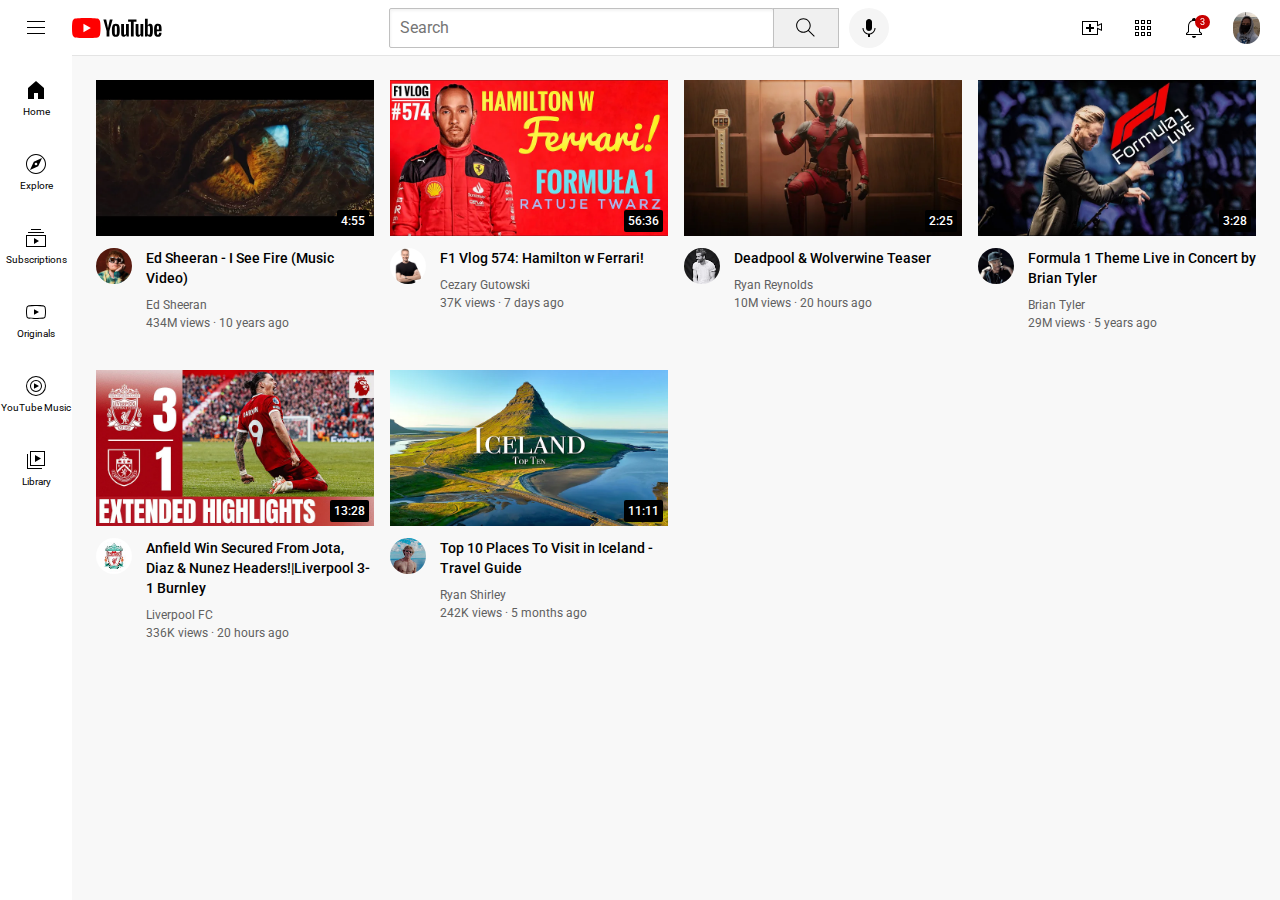
<file: index.html>
<!DOCTYPE html>
<html lang="pl">

<head>
  <meta charset="UTF-8">
  <meta name="viewport" content="width=device-width, initial-scale=1.0">
  <title>YouTube.com Clone</title>

  <link rel="preconnect" href="https://fonts.googleapis.com">
  <link rel="preconnect" href="https://fonts.gstatic.com" crossorigin>
  <link href="https://fonts.googleapis.com/css2?family=Roboto:wght@400;500;700&display=swap" rel="stylesheet">
  <link rel="stylesheet" href="styles/header.css">
  <link rel="stylesheet" href="styles/general.css">
  <link rel="stylesheet" href="styles/video.css">
  <link rel="stylesheet" href="styles/sidebar.css">
</head>

<body>

  <div class="header">
    <div class="left-section">
      <img class="hamburger-menu" src="icons/hamburger-menu.svg">
      <img class="youtube-logo" src="icons/youtube-logo.svg">
    </div>

    <div class="middle-section">
      <input class="search-bar" type="text" placeholder="Search">
      <button class="search-button">
        <img class="search-icon" src="icons/search.svg">
        <div class="tooltip">Search</div>
      </button>
      <button class="voice-search-button">
        <img class="voice-search-icon" src="icons/voice-search-icon.svg">
        <div class="tooltip">Search with your voice</div>
      </button>
    </div>

    <div class="right-section">
      <div class="upload-icon-container">
        <img class="upload-icon" src="icons/upload.svg">
        <div class="tooltip">Create</div>
      </div>

      <div class="youtube-apps-icon-container">
        <img class="youtube-apps-icon" src="icons/youtube-apps.svg">
        <div class="tooltip">YouTube apps</div>
      </div>

      <div class="notifications-icon-container">
        <img class="notifications-icon" src="icons/notifications.svg">
        <div class="notifications-count">3</div>
        <div class="tooltip">Notifications</div>
      </div>
      <img class="current-user-picture" src="channel-pictures/my-channel.jpeg">
    </div>
  </div>

  <div class="sidebar">
    <div class="sidebar-link">
      <img src="icons/home.svg">
      <div>Home</div>
    </div>
    <div class="sidebar-link">
      <img src="icons/explore.svg">
      <div>Explore</div>
    </div>
    <div class="sidebar-link">
      <img src="icons/subscriptions.svg">
      <div>Subscriptions</div>
    </div>
    <div class="sidebar-link">
      <img src="icons/originals.svg">
      <div>Originals</div>
    </div>
    <div class="sidebar-link">
      <img src="icons/youtube-music.svg">
      <div>YouTube Music</div>
    </div>
    <div class="sidebar-link">
      <img src="icons/library.svg">
      <div>Library</div>
    </div>
  </div>


  <div class="video-grid">
    <div class="video-preview">
      <div class="thumbnail-row">
        <a href="https://www.youtube.com/watch?v=2fngvQS_PmQ" target="_blank">
          <img class="thumbnail" src="thumbnails/thumbnail-4.webp">
          <div class="video-time">4:55</div>
        </a>
      </div>
      <div class="video-info-grid">
        <div class="channel-picture">
          <div class="profile-picture-container">
            <a href="https://www.youtube.com/@EdSheeran" target="_blank">
              <img class="profile-picture" src="channel-pictures/channel-1.jpeg">
            </a>
            <div class="channel-tooltip">
              <img class="channel-tooltip-picture" src="channel-pictures/channel-1.jpeg">
              <div>
                <div class="channel-tooltip-name">
                  Ed Sheeran
                </div>
                <div class="channel-tooltip-stats">
                  52.4M subscribers
                </div>
              </div>
            </div>
          </div>

        </div>
        <div class="video-info">
          <a href="https://www.youtube.com/watch?v=2fngvQS_PmQ" target="_blank" class="video-title-link">
            <p class="video-title">
              Ed Sheeran - I See Fire (Music Video)
            </p>
          </a>
          <a href="https://www.youtube.com/@EdSheeran" target="_blank" class="video-author-link">
            <p class="video-author">
              Ed Sheeran
            </p>
          </a>
          <p class="video-stats">
            434M views &#183; 10 years ago
          </p>
        </div>
      </div>
    </div>

    <div class="video-preview">
      <div class="thumbnail-row">
        <a href="https://www.youtube.com/watch?v=Y3dELinJa-I" target="_blank">
          <img class="thumbnail" src="thumbnails/thumbnail-3.webp">
          <div class="video-time">56:36</div>
        </a>
      </div>

      <div class="video-info-grid">
        <div class="channel-picture">
          <div class="profile-picture-container">
            <a href="https://www.youtube.com/@CezaryGutowski" target="_blank">
              <img class="profile-picture" src="channel-pictures/channel-2.jpeg">
            </a>
            <div class="channel-tooltip">
              <img class="channel-tooltip-picture" src="channel-pictures/channel-2.jpeg">
              <div>
                <div class="channel-tooltip-name">
                  Cezar Gutowski
                </div>
                <div class="channel-tooltip-stats">
                  54.1K subscribers
                </div>
              </div>
            </div>
          </div>
        </div>
        
        <div class="video-info">
          <a href="https://www.youtube.com/watch?v=Y3dELinJa-I" target="_blank" class="video-title-link">
            <p class="video-title">
              F1 Vlog 574: Hamilton w Ferrari!
            </p>
          </a>
          <a href="https://www.youtube.com/@CezaryGutowski" taget="_blank" class="video-author-link">
            <p class="video-author">
              Cezary Gutowski
            </p>
          </a>
          <p class="video-stats">
            37K views &#183; 7 days ago
          </p>
        </div>
      </div>
    </div>




    <div class="video-preview">
      <div class="thumbnail-row">
        <a href="https://www.youtube.com/watch?v=iEcpbA5JZB4" target="_blank">
          <img class="thumbnail" src="thumbnails/thumbnail-5.webp">
          <div class="video-time">2:25</div>
        </a>
      </div>

      <div class="video-info-grid">
        <div class="channel-picture">
          <div class="profile-picture-container">
            <a href="https://www.youtube.com/@VancityReynolds" target="_blank">
              <img class="profile-picture" src="channel-pictures/channel-3.jpeg">
            </a>
            <div class="channel-tooltip">
              <img class="channel-tooltip-picture" src="channel-pictures/channel-3.jpeg">
              <div>
                <div class="channel-tooltip-name">
                  Ryan Reynolds
                </div>
                <div class="channel-tooltip-stats">
                  4.33M subscribers
                </div>
              </div>
            </div>
          </div>
        </div>

        <div class="video-info">
          <a href="https://www.youtube.com/watch?v=iEcpbA5JZB4" target="_blank" class="video-title-link">
            <p class="video-title">
              Deadpool & Wolverwine Teaser
            </p>
          </a>
          <a href="https://www.youtube.com/@VancityReynolds" target="_blank" class="video-author-link">
            <p class="video-author">
              Ryan Reynolds

            </p>
          </a>
          <p class="video-stats">
            10M views &#183; 20 hours ago
          </p>
        </div>
      </div>
    </div>

    <div class="video-preview">
      <div class="thumbnail-row">
        <a href="https://www.youtube.com/watch?v=8AYy-BcjRXg" arget="_blank">
          <img class="thumbnail" src="thumbnails/thumbnail-6.webp">
          <div class="video-time">3:28</div>
        </a>
      </div>



      <div class="video-info-grid">
        <div class="channel-picture">
          <div class="profile-picture-container">
            <a href="https://www.youtube.com/@BrianTylerComposer" target="_blank">
              <img class="profile-picture" src="channel-pictures/channel-4.jpeg">
            </a>
            <div class="channel-tooltip">
              <img class="channel-tooltip-picture" src="channel-pictures/channel-4.jpeg">
              <div>
                <div class="channel-tooltip-name">
                  Brian Tyler
                </div>
                <div class="channel-tooltip-stats">
                  308K subscribers
                </div>
              </div>
            </div>
          </div>
        </div>


        <div class="video-info">
          <a href="https://www.youtube.com/watch?v=8AYy-BcjRXg" arget="_blank" class="video-title-link">
            <p class="video-title">
              Formula 1 Theme Live in Concert by Brian Tyler
            </p>
          </a>
          <a href="https://www.youtube.com/@BrianTylerComposer" target=_blank class="video-author-link">
            <p class="video-author">
              Brian Tyler
            </p>
          </a>
          <p class="video-stats">
            29M views &#183; 5 years ago
          </p>
        </div>
      </div>
    </div>
    <div class="video-preview">
      <div class="thumbnail-row">
        <a href="https://www.youtube.com/watch?v=7hbAxkYAUGI" target="_blank">
          <img class="thumbnail" src="thumbnails/thumbnail-7.webp">
          <div class="video-time">13:28</div>
        </a>
      </div>

      <div class="video-info-grid">
        <div class="channel-picture">
          <div class="profile-picture-container">
            <a href="https://www.youtube.com/@LiverpoolFC" target="_blank">
              <img class="profile-picture" src="channel-pictures/channel-5.jpeg">
            </a>
            <div class="channel-tooltip">
              <img class="channel-tooltip-picture" src="channel-pictures/channel-5.jpeg">
              <div>
                <div class="channel-tooltip-name">
                  Liverpool FC
                </div>
                <div class="channel-tooltip-stats">
                  9.43M subscribers
                </div>
              </div>
            </div>
          </div>
        </div>

        <div class="video-info">
          <a href="https://www.youtube.com/watch?v=7hbAxkYAUGI" target="_blank" class="video-title-link">
            <p class="video-title">
              Anfield Win Secured From Jota, Diaz & Nunez Headers!|Liverpool 3-1 Burnley
            </p>
          </a>
          <a href="https://www.youtube.com/@LiverpoolFC" target="_blank" class="video-author-link">
            <p class="video-author">
              Liverpool FC

            </p>
          </a>
          <p class="video-stats">
            336K views &#183; 20 hours ago
          </p>
        </div>
      </div>
    </div>




    <div class="video-preview">
      <div class="thumbnail-row">
        <a href="https://www.youtube.com/watch?v=iBSbD_7bvE8" target="_blank">
          <img class="thumbnail" src="thumbnails/thumbnail-8.webp">
          <div class="video-time">11:11</div>
        </a>
      </div>

      <div class="video-info-grid">
        <div class="channel-picture">
          <div class="profile-picture-container">
            <a href="https://www.youtube.com/@RyanShirley" target="_blank">
              <img class="profile-picture" src="channel-pictures/channel-6.jpeg">
            </a>
            <div class="channel-tooltip">
              <img class="channel-tooltip-picture" src="channel-pictures/channel-6.jpeg">
              <div>
                <div class="channel-tooltip-name">
                  Ryan Shirley
                </div>
                <div class="channel-tooltip-stats">
                  703K subscribers
                </div>
              </div>
            </div>
          </div>


        </div>
        <div class="video-info">
          <a href="https://www.youtube.com/watch?v=iBSbD_7bvE8" target="_blank" class="video-title-link">
            <p class="video-title">
              Top 10 Places To Visit in Iceland - Travel Guide
            </p>
          </a>
          <a href="https://www.youtube.com/@RyanShirley" target="_blank" class="video-author-link">
            <p class="video-author">
              Ryan Shirley

            </p>
          </a>
          <p class="video-stats">
            242K views &#183; 5 months ago
          </p>
        </div>
      </div>
    </div>

  </div>


</body>

</html>
</file>
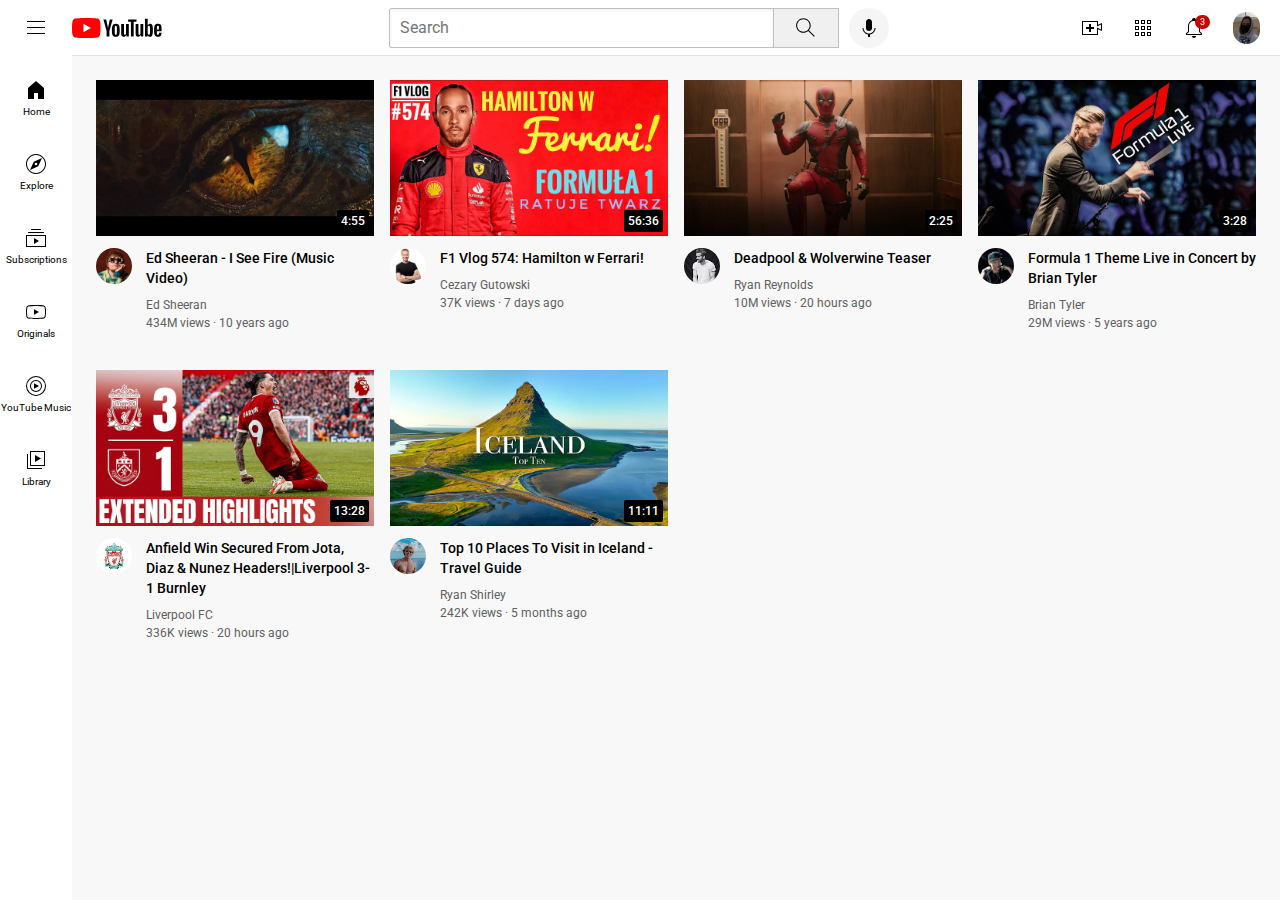
<file: youtube.html>
<!DOCTYPE html>
<html lang="pl">

<head>
  <meta charset="UTF-8">
  <meta name="viewport" content="width=device-width, initial-scale=1.0">
  <title>YouTube.com Clone</title>

  <link rel="preconnect" href="https://fonts.googleapis.com">
  <link rel="preconnect" href="https://fonts.gstatic.com" crossorigin>
  <link href="https://fonts.googleapis.com/css2?family=Roboto:wght@400;500;700&display=swap" rel="stylesheet">
  <link rel="stylesheet" href="styles/header.css">
  <link rel="stylesheet" href="styles/general.css">
  <link rel="stylesheet" href="styles/video.css">
  <link rel="stylesheet" href="styles/sidebar.css">
</head>

<body>

  <div class="header">
    <div class="left-section">
      <img class="hamburger-menu" src="icons/hamburger-menu.svg">
      <img class="youtube-logo" src="icons/youtube-logo.svg">
    </div>

    <div class="middle-section">
      <input class="search-bar" type="text" placeholder="Search">
      <button class="search-button">
        <img class="search-icon" src="icons/search.svg">
        <div class="tooltip">Search</div>
      </button>
      <button class="voice-search-button">
        <img class="voice-search-icon" src="icons/voice-search-icon.svg">
        <div class="tooltip">Search with your voice</div>
      </button>
    </div>

    <div class="right-section">
      <div class="upload-icon-container">
        <img class="upload-icon" src="icons/upload.svg">
        <div class="tooltip">Create</div>
      </div>

      <div class="youtube-apps-icon-container">
        <img class="youtube-apps-icon" src="icons/youtube-apps.svg">
        <div class="tooltip">YouTube apps</div>
      </div>

      <div class="notifications-icon-container">
        <img class="notifications-icon" src="icons/notifications.svg">
        <div class="notifications-count">3</div>
        <div class="tooltip">Notifications</div>
      </div>
      <img class="current-user-picture" src="channel-pictures/my-channel.jpeg">
    </div>
  </div>

  <div class="sidebar">
    <div class="sidebar-link">
      <img src="icons/home.svg">
      <div>Home</div>
    </div>
    <div class="sidebar-link">
      <img src="icons/explore.svg">
      <div>Explore</div>
    </div>
    <div class="sidebar-link">
      <img src="icons/subscriptions.svg">
      <div>Subscriptions</div>
    </div>
    <div class="sidebar-link">
      <img src="icons/originals.svg">
      <div>Originals</div>
    </div>
    <div class="sidebar-link">
      <img src="icons/youtube-music.svg">
      <div>YouTube Music</div>
    </div>
    <div class="sidebar-link">
      <img src="icons/library.svg">
      <div>Library</div>
    </div>
  </div>


  <div class="video-grid">
    <div class="video-preview">
      <div class="thumbnail-row">
        <a href="https://www.youtube.com/watch?v=2fngvQS_PmQ" target="_blank">
          <img class="thumbnail" src="thumbnails/thumbnail-4.webp">
          <div class="video-time">4:55</div>
        </a>
      </div>
      <div class="video-info-grid">
        <div class="channel-picture">
          <div class="profile-picture-container">
            <a href="https://www.youtube.com/@EdSheeran" target="_blank">
              <img class="profile-picture" src="channel-pictures/channel-1.jpeg">
            </a>
            <div class="channel-tooltip">
              <img class="channel-tooltip-picture" src="channel-pictures/channel-1.jpeg">
              <div>
                <div class="channel-tooltip-name">
                  Ed Sheeran
                </div>
                <div class="channel-tooltip-stats">
                  52.4M subscribers
                </div>
              </div>
            </div>
          </div>

        </div>
        <div class="video-info">
          <a href="https://www.youtube.com/watch?v=2fngvQS_PmQ" target="_blank" class="video-title-link">
            <p class="video-title">
              Ed Sheeran - I See Fire (Music Video)
            </p>
          </a>
          <a href="https://www.youtube.com/@EdSheeran" target="_blank" class="video-author-link">
            <p class="video-author">
              Ed Sheeran
            </p>
          </a>
          <p class="video-stats">
            434M views &#183; 10 years ago
          </p>
        </div>
      </div>
    </div>

    <div class="video-preview">
      <div class="thumbnail-row">
        <a href="https://www.youtube.com/watch?v=Y3dELinJa-I" target="_blank">
          <img class="thumbnail" src="thumbnails/thumbnail-3.webp">
          <div class="video-time">56:36</div>
        </a>
      </div>

      <div class="video-info-grid">
        <div class="channel-picture">
          <div class="profile-picture-container">
            <a href="https://www.youtube.com/@CezaryGutowski" target="_blank">
              <img class="profile-picture" src="channel-pictures/channel-2.jpeg">
            </a>
            <div class="channel-tooltip">
              <img class="channel-tooltip-picture" src="channel-pictures/channel-2.jpeg">
              <div>
                <div class="channel-tooltip-name">
                  Cezar Gutowski
                </div>
                <div class="channel-tooltip-stats">
                  54.1K subscribers
                </div>
              </div>
            </div>
          </div>
        </div>
        
        <div class="video-info">
          <a href="https://www.youtube.com/watch?v=Y3dELinJa-I" target="_blank" class="video-title-link">
            <p class="video-title">
              F1 Vlog 574: Hamilton w Ferrari!
            </p>
          </a>
          <a href="https://www.youtube.com/@CezaryGutowski" taget="_blank" class="video-author-link">
            <p class="video-author">
              Cezary Gutowski
            </p>
          </a>
          <p class="video-stats">
            37K views &#183; 7 days ago
          </p>
        </div>
      </div>
    </div>




    <div class="video-preview">
      <div class="thumbnail-row">
        <a href="https://www.youtube.com/watch?v=iEcpbA5JZB4" target="_blank">
          <img class="thumbnail" src="thumbnails/thumbnail-5.webp">
          <div class="video-time">2:25</div>
        </a>
      </div>

      <div class="video-info-grid">
        <div class="channel-picture">
          <div class="profile-picture-container">
            <a href="https://www.youtube.com/@VancityReynolds" target="_blank">
              <img class="profile-picture" src="channel-pictures/channel-3.jpeg">
            </a>
            <div class="channel-tooltip">
              <img class="channel-tooltip-picture" src="channel-pictures/channel-3.jpeg">
              <div>
                <div class="channel-tooltip-name">
                  Ryan Reynolds
                </div>
                <div class="channel-tooltip-stats">
                  4.33M subscribers
                </div>
              </div>
            </div>
          </div>
        </div>

        <div class="video-info">
          <a href="https://www.youtube.com/watch?v=iEcpbA5JZB4" target="_blank" class="video-title-link">
            <p class="video-title">
              Deadpool & Wolverwine Teaser
            </p>
          </a>
          <a href="https://www.youtube.com/@VancityReynolds" target="_blank" class="video-author-link">
            <p class="video-author">
              Ryan Reynolds

            </p>
          </a>
          <p class="video-stats">
            10M views &#183; 20 hours ago
          </p>
        </div>
      </div>
    </div>

    <div class="video-preview">
      <div class="thumbnail-row">
        <a href="https://www.youtube.com/watch?v=8AYy-BcjRXg" arget="_blank">
          <img class="thumbnail" src="thumbnails/thumbnail-6.webp">
          <div class="video-time">3:28</div>
        </a>
      </div>



      <div class="video-info-grid">
        <div class="channel-picture">
          <div class="profile-picture-container">
            <a href="https://www.youtube.com/@BrianTylerComposer" target="_blank">
              <img class="profile-picture" src="channel-pictures/channel-4.jpeg">
            </a>
            <div class="channel-tooltip">
              <img class="channel-tooltip-picture" src="channel-pictures/channel-4.jpeg">
              <div>
                <div class="channel-tooltip-name">
                  Brian Tyler
                </div>
                <div class="channel-tooltip-stats">
                  308K subscribers
                </div>
              </div>
            </div>
          </div>
        </div>


        <div class="video-info">
          <a href="https://www.youtube.com/watch?v=8AYy-BcjRXg" arget="_blank" class="video-title-link">
            <p class="video-title">
              Formula 1 Theme Live in Concert by Brian Tyler
            </p>
          </a>
          <a href="https://www.youtube.com/@BrianTylerComposer" target=_blank class="video-author-link">
            <p class="video-author">
              Brian Tyler
            </p>
          </a>
          <p class="video-stats">
            29M views &#183; 5 years ago
          </p>
        </div>
      </div>
    </div>
    <div class="video-preview">
      <div class="thumbnail-row">
        <a href="https://www.youtube.com/watch?v=7hbAxkYAUGI" target="_blank">
          <img class="thumbnail" src="thumbnails/thumbnail-7.webp">
          <div class="video-time">13:28</div>
        </a>
      </div>

      <div class="video-info-grid">
        <div class="channel-picture">
          <div class="profile-picture-container">
            <a href="https://www.youtube.com/@LiverpoolFC" target="_blank">
              <img class="profile-picture" src="channel-pictures/channel-5.jpeg">
            </a>
            <div class="channel-tooltip">
              <img class="channel-tooltip-picture" src="channel-pictures/channel-5.jpeg">
              <div>
                <div class="channel-tooltip-name">
                  Liverpool FC
                </div>
                <div class="channel-tooltip-stats">
                  9.43M subscribers
                </div>
              </div>
            </div>
          </div>
        </div>

        <div class="video-info">
          <a href="https://www.youtube.com/watch?v=7hbAxkYAUGI" target="_blank" class="video-title-link">
            <p class="video-title">
              Anfield Win Secured From Jota, Diaz & Nunez Headers!|Liverpool 3-1 Burnley
            </p>
          </a>
          <a href="https://www.youtube.com/@LiverpoolFC" target="_blank" class="video-author-link">
            <p class="video-author">
              Liverpool FC

            </p>
          </a>
          <p class="video-stats">
            336K views &#183; 20 hours ago
          </p>
        </div>
      </div>
    </div>




    <div class="video-preview">
      <div class="thumbnail-row">
        <a href="https://www.youtube.com/watch?v=iBSbD_7bvE8" target="_blank">
          <img class="thumbnail" src="thumbnails/thumbnail-8.webp">
          <div class="video-time">11:11</div>
        </a>
      </div>

      <div class="video-info-grid">
        <div class="channel-picture">
          <div class="profile-picture-container">
            <a href="https://www.youtube.com/@RyanShirley" target="_blank">
              <img class="profile-picture" src="channel-pictures/channel-6.jpeg">
            </a>
            <div class="channel-tooltip">
              <img class="channel-tooltip-picture" src="channel-pictures/channel-6.jpeg">
              <div>
                <div class="channel-tooltip-name">
                  Ryan Shirley
                </div>
                <div class="channel-tooltip-stats">
                  703K subscribers
                </div>
              </div>
            </div>
          </div>


        </div>
        <div class="video-info">
          <a href="https://www.youtube.com/watch?v=iBSbD_7bvE8" target="_blank" class="video-title-link">
            <p class="video-title">
              Top 10 Places To Visit in Iceland - Travel Guide
            </p>
          </a>
          <a href="https://www.youtube.com/@RyanShirley" target="_blank" class="video-author-link">
            <p class="video-author">
              Ryan Shirley

            </p>
          </a>
          <p class="video-stats">
            242K views &#183; 5 months ago
          </p>
        </div>
      </div>
    </div>

  </div>


</body>

</html>
</file>
<file: styles/header.css>
.header {
	height: 55px;
	display: flex;
	flex-direction: row;
	justify-content: space-between;

	position: fixed;
	top: 0;
	left: 0;
	right: 0;
	z-index: 100;

	background-color: white;
	border-bottom-width: 1px;
	border-bottom-style: solid;
	border-bottom-color: rgb(228, 228, 228);
}

.left-section {
	display: flex;
	align-items: center;
}

.hamburger-menu {
	height: 24px;
	margin-left: 24px;
	margin-right: 24px;
}

.youtube-logo {
	height: 20px;
}

.middle-section {
	flex: 1;
	margin-left: 70px;
	margin-right: 35px;
	max-width: 500px;
	display: flex;
	align-items: center;
}

.search-bar {
	flex: 1;
	height: 36px;
	padding-left: 10px;
	font-size: 16px;
	border: 1px solid rgb(192, 192, 192);
	border-radius: 2px;
	box-shadow: inset 1px 2px 3px rgba(0, 0, 0, 0.05);
	width: 0;
}

.search-bar::placeholder {
	font-family: Roboto, Arial;
	font-size: 16px;
}

.search-button {
	height: 40px;
	width: 66px;
	background-color: rgb(240, 240, 240);
	border-width: 1px;
	border-style: solid;
	border-color: rgb(192, 192, 192);
	margin-left: -1px;
	margin-right: 10px;
}
.search-button,
.voice-search-button,
.upload-icon-container,
.youtube-apps-icon-container,
.notifications-icon-container {
	display: flex;
	justify-content: center;
	align-items: center;
	position: relative;
}

.search-button .tooltip,
.voice-search-button .tooltip,
.upload-icon-container .tooltip,
.youtube-apps-icon-container .tooltip,
.notifications-icon-container .tooltip {
	font-family: roboto, arial;
	position: absolute;
	background-color: gray;
	color: white;
	padding-top: 4px;
	padding-bottom: 4px;
	padding-left: 8px;
	padding-right: 8px;
	border-radius: 2px;
	font-size: 12px;
	bottom: -30px;
	opacity: 0;
	transition: opacity 0.15s;
	pointer-events: none;
	white-space: nowrap;
}
.search-button:hover .tooltip,
.voice-search-button:hover .tooltip,
.upload-icon-container:hover .tooltip,
.youtube-apps-icon-container:hover .tooltip,
.notifications-icon-container:hover .tooltip {
	opacity: 1;
}

.search-icon {
	height: 25px;
}

.voice-search-button {
	height: 40px;
	width: 40px;
	border-radius: 20px;
	border: none;
	background-color: rgb(245, 245, 245);
}

.voice-search-icon {
	height: 24px;
}

.right-section {
	width: 180px;
	margin-right: 20px;
	display: flex;
	align-items: center;
	justify-content: space-between;
	flex-shrink: 0;
}

.upload-icon {
	height: 24px;
}
.youtube-apps-icon {
	height: 24px;
}
.notifications-icon {
	height: 24px;
}
.notifications-icon-container {
	position: relative;
}
.notifications-count {
	position: absolute;
	top: -1px;
	right: -4px;
	background-color: rgb(200, 0, 0);
	color: white;
	font-family: roboto, arial;
	font-size: 9px;
	padding-top: 2px;
	padding-bottom: 2px;
	padding-left: 5px;
	padding-right: 5px;
	border-radius: 10px;
}

.current-user-picture {
	height: 32px;
	border-radius: 16px;
}
</file>
<file: styles/general.css>
p {
	font-family: Roboto, Arial;
	margin-top: 0;
	margin-bottom: 0;
}
body {
	margin: 0;
	padding-top: 80px;
	padding-left: 96px;
	padding-right: 24px;
	background-color: rgb(248, 248, 248);
}
.thumbnail {
	width: 100%;
}

.search-bar {
	display: block;
}
</file>
<file: styles/video.css>
.thumbnail {
	width: 100%;
}
.video-title {
	margin-top: 0;
	font-size: 14px;
	font-weight: 500;
	line-height: 20px;
	margin-bottom: 10px;
}
.video-title-link {
	text-decoration: none;
	color: black;
}

.video-info-grid {
	display: grid;
	grid-template-columns: 50px 1fr;
}

.profile-picture {
	width: 36px;
	border-radius: 50px;
}

.thumbnail-row {
	margin-bottom: 8px;
	position: relative;
}

.video-stats,
.video-author {
	font-size: 12px;
	color: rgb(96, 96, 96);
}

.video-author {
	margin-bottom: 4px;
}
.video-author-link {
	text-decoration: none;
	color: black;
}

.video-grid {
	display: grid;
	grid-template-columns: 1fr 1fr 1fr;
	column-gap: 16px;
	row-gap: 40px;
}

@media (max-width: 750px) {
	.video-grid {
		grid-template-columns: 1fr 1fr;
	}
}

@media (min-widht: 751px) and (max-width: 999px) {
	.video-grid {
		grid-template-columns: 1fr 1fr 1fr;
	}
}


@media (min-width: 1000px) {
	.video-grid {
		grid-template-columns: 1fr 1fr 1fr 1fr;
	}
}

.video-time {
	font-family: roboto, arial;
	font-size: 12px;
	font-weight: 500;
	padding: 4px;
	border-radius: 2px;
	background-color: black;
	color: white;
	position: absolute;
	bottom: 8px;
	right: 5px;
}

.profile-picture-container {
	position: relative;
	display: inline-block;
}

.channel-tooltip {
	background-color: white;
	width: 200px;
	padding: 12px 12px;
	box-shadow: 2px 3px 10px rgba(0, 0, 0, 0.3);
	border-radius: 6px;
	position: absolute;
	top: 45px;
	z-index: 300;

	opacity: 0;
	pointer-events: none;

	display: flex;
	align-items: center;
	transition: opacity 0.15s;
}

.profile-picture-container:hover .channel-tooltip {
	opacity: 1;
}
.channel-tooltip-picture {
	width: 50px;
	height: 50px;
	border-radius: 50px;
	margin-right: 8x;
}

.channel-tooltip-name {
	font-family: Roboto, Arial;
	font-weight: bold;
	font-size: 16px;
	margin-bottom: 4px;
	margin-left: 10px;
}

.channel-tooltip-stats {
	font-family: Roboto, Arial;
	color: rgb(96, 96, 96);
	font-size: 14px;
	margin-left: 10px;
}
</file>
<file: styles/sidebar.css>
.sidebar {
	position: fixed;
	left: 0;
	bottom: 0;
	top: 55px;
	background-color: white;
	width: 72px;
	z-index: 200;
	padding-top: 5px;
}
.sidebar-link {
	height: 74px;
	display: flex;
	justify-content: center;
	align-items: center;
	flex-direction: column;
	cursor: pointer;
}
.sidebar-link:hover {
	background-color: rgb(235, 235, 235);
}
.sidebar-link img {
	height: 24px;
	margin-bottom: 4px;
}
.sidebar-link div {
	font-family: roboto, arial;
	font-size: 10px;
}
</file>
